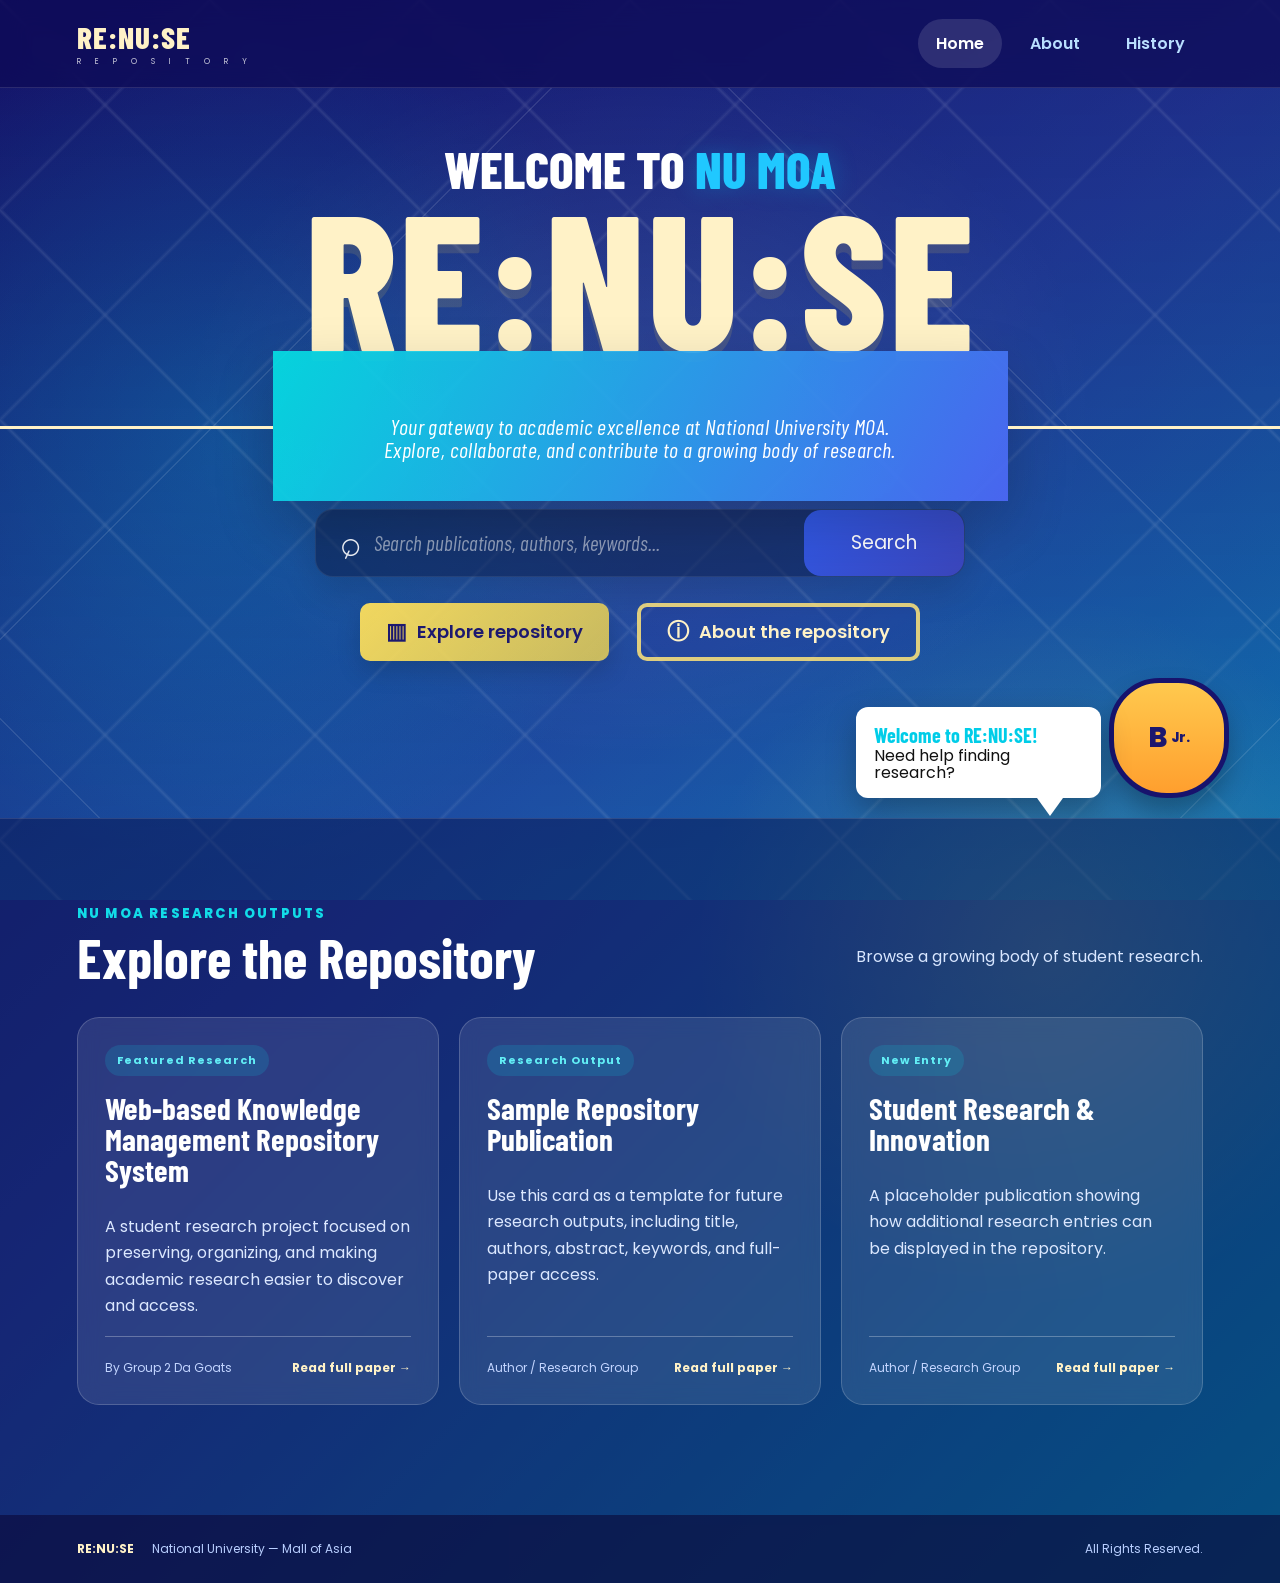
<file: index.html>
<!DOCTYPE html>
<html lang="en">
<head>
  <meta charset="UTF-8" />
  <meta name="viewport" content="width=device-width, initial-scale=1.0" />
  <title>RE:NU:SE | NU MOA Repository</title>
  <link rel="preconnect" href="https://fonts.googleapis.com">
  <link rel="preconnect" href="https://fonts.gstatic.com" crossorigin>
  <link href="https://fonts.googleapis.com/css2?family=Barlow+Condensed:ital,wght@0,400;0,600;0,700;0,800;1,400&family=Poppins:wght@400;500;600;700;800&display=swap" rel="stylesheet">
  <link rel="stylesheet" href="styles.css" />
</head>
<body>
  <div class="site-bg"></div>

  <header class="topbar">
    <a class="brand" href="index.html">
      <span class="brand-main">RE:NU:SE</span>
      <span class="brand-sub">R E P O S I T O R Y</span>
    </a>
    <nav>
      <a class="nav-link active" href="index.html">Home</a>
      <a class="nav-link" href="about.html">About</a>
      <a class="nav-link" href="history.html">History</a>
    </nav>
  </header>

  <main class="home-page">
    <section class="hero">
      <p class="welcome">WELCOME TO <span>NU MOA</span></p>
      <h1>RE:NU:SE</h1>
      <div class="hero-panel">
        <div class="gold-line"></div>
        <p>Your gateway to academic excellence at National University MOA.<br>
          Explore, collaborate, and contribute to a growing body of research.</p>
      </div>

      <form class="search-box" id="searchForm">
        <span class="search-icon">⌕</span>
        <input id="searchInput" type="search" placeholder="Search publications, authors, keywords..." aria-label="Search repository">
        <button type="submit">Search</button>
      </form>

      <div class="hero-actions">
        <a class="btn btn-solid" href="#repository" id="exploreBtn">
          <span class="btn-icon">▥</span> Explore repository
        </a>
        <a class="btn btn-outline" href="about.html">
          <span class="btn-icon">ⓘ</span> About the repository
        </a>
      </div>

      <div class="assistant">
        <div class="assistant-bubble">
          <strong>Welcome to RE:NU:SE!</strong>
          <span>Need help finding research?</span>
        </div>
        <div class="assistant-avatar">B<span>Jr.</span></div>
      </div>
    </section>

    <section class="repository-section" id="repository">
      <div class="section-heading">
        <div>
          <p class="eyebrow">NU MOA RESEARCH OUTPUTS</p>
          <h2>Explore the Repository</h2>
        </div>
        <p id="resultMessage">Browse a growing body of student research.</p>
      </div>

      <div class="research-grid" id="researchGrid">
        <article class="research-card" data-search="web based knowledge management repository system research">
          <span class="research-tag">Featured Research</span>
          <h3>Web-based Knowledge Management Repository System</h3>
          <p>A student research project focused on preserving, organizing, and making academic research easier to discover and access.</p>
          <div class="card-footer">
            <span>By Group 2 Da Goats</span>
            <a href="#" class="read-link" data-title="Web-based Knowledge Management Repository System">Read full paper →</a>
          </div>
        </article>

        <article class="research-card" data-search="research output template">
          <span class="research-tag">Research Output</span>
          <h3>Sample Repository Publication</h3>
          <p>Use this card as a template for future research outputs, including title, authors, abstract, keywords, and full-paper access.</p>
          <div class="card-footer">
            <span>Author / Research Group</span>
            <a href="#" class="read-link" data-title="Sample Repository Publication">Read full paper →</a>
          </div>
        </article>

        <article class="research-card" data-search="student research innovation academic">
          <span class="research-tag">New Entry</span>
          <h3>Student Research & Innovation</h3>
          <p>A placeholder publication showing how additional research entries can be displayed in the repository.</p>
          <div class="card-footer">
            <span>Author / Research Group</span>
            <a href="#" class="read-link" data-title="Student Research & Innovation">Read full paper →</a>
          </div>
        </article>
      </div>
    </section>
  </main>

  <footer>
    <div>
      <strong>RE:NU:SE</strong>
      <span>National University — Mall of Asia</span>
    </div>
    <span>All Rights Reserved.</span>
  </footer>

  <div class="modal" id="paperModal" aria-hidden="true">
    <div class="modal-card">
      <button class="modal-close" id="modalClose">×</button>
      <p class="eyebrow">FULL PAPER</p>
      <h2 id="modalTitle">Research Paper</h2>
      <p>This is a placeholder viewer. Replace this section with the URL or PDF file for the corresponding repository paper.</p>
      <a class="btn btn-solid" href="#" id="paperLink">Open full paper</a>
    </div>
  </div>

  <script src="script.js"></script>
</body>
</html>
</file>
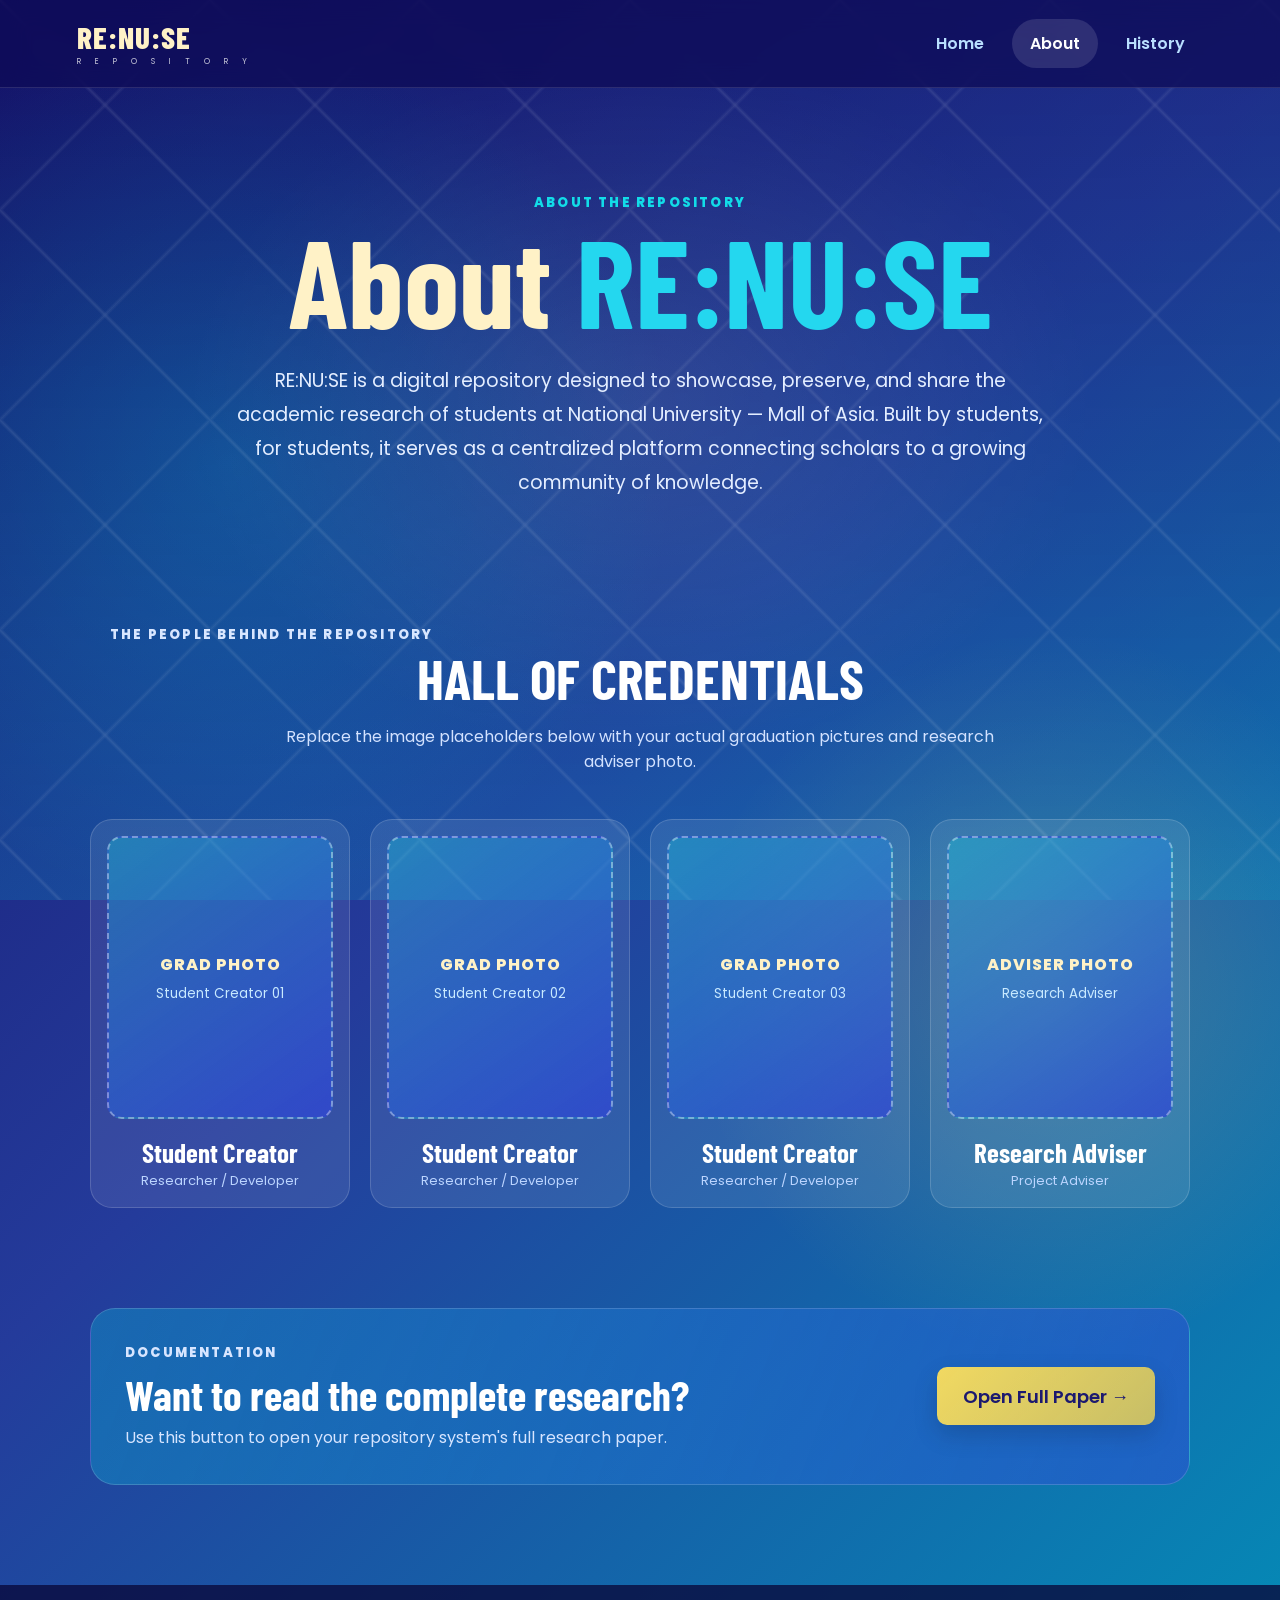
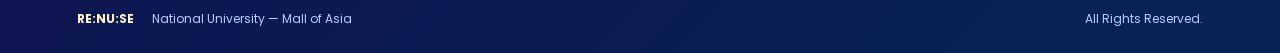
<file: about.html>
<!DOCTYPE html>
<html lang="en">
<head>
  <meta charset="UTF-8" />
  <meta name="viewport" content="width=device-width, initial-scale=1.0" />
  <title>About | RE:NU:SE</title>
  <link rel="preconnect" href="https://fonts.googleapis.com">
  <link rel="preconnect" href="https://fonts.gstatic.com" crossorigin>
  <link href="https://fonts.googleapis.com/css2?family=Barlow+Condensed:ital,wght@0,400;0,600;0,700;0,800;1,400&family=Poppins:wght@400;500;600;700;800&display=swap" rel="stylesheet">
  <link rel="stylesheet" href="styles.css" />
</head>
<body>
  <div class="site-bg"></div>
  <header class="topbar">
    <a class="brand" href="index.html">
      <span class="brand-main">RE:NU:SE</span>
      <span class="brand-sub">R E P O S I T O R Y</span>
    </a>
    <nav>
      <a class="nav-link" href="index.html">Home</a>
      <a class="nav-link active" href="about.html">About</a>
      <a class="nav-link" href="history.html">History</a>
    </nav>
  </header>

  <main class="inner-page">
    <section class="page-hero">
      <p class="eyebrow">ABOUT THE REPOSITORY</p>
      <h1>About <span>RE:NU:SE</span></h1>
      <p class="lead">
        RE:NU:SE is a digital repository designed to showcase, preserve, and share
        the academic research of students at National University — Mall of Asia.
        Built by students, for students, it serves as a centralized platform
        connecting scholars to a growing community of knowledge.
      </p>
    </section>

    <section class="credentials-section">
      <div class="section-heading centered">
        <p class="eyebrow">THE PEOPLE BEHIND THE REPOSITORY</p>
        <h2>HALL OF CREDENTIALS</h2>
        <p>Replace the image placeholders below with your actual graduation pictures and research adviser photo.</p>
      </div>

      <div class="credential-grid">
        <article class="credential-card">
          <div class="photo-placeholder">
            <span>GRAD PHOTO</span>
            <small>Student Creator 01</small>
          </div>
          <h3>Student Creator</h3>
          <p>Researcher / Developer</p>
        </article>

        <article class="credential-card">
          <div class="photo-placeholder">
            <span>GRAD PHOTO</span>
            <small>Student Creator 02</small>
          </div>
          <h3>Student Creator</h3>
          <p>Researcher / Developer</p>
        </article>

        <article class="credential-card">
          <div class="photo-placeholder">
            <span>GRAD PHOTO</span>
            <small>Student Creator 03</small>
          </div>
          <h3>Student Creator</h3>
          <p>Researcher / Developer</p>
        </article>

        <article class="credential-card adviser">
          <div class="photo-placeholder">
            <span>ADVISER PHOTO</span>
            <small>Research Adviser</small>
          </div>
          <h3>Research Adviser</h3>
          <p>Project Adviser</p>
        </article>
      </div>
    </section>

    <section class="paper-cta">
      <div>
        <p class="eyebrow">DOCUMENTATION</p>
        <h2>Want to read the complete research?</h2>
        <p>Use this button to open your repository system's full research paper.</p>
      </div>
      <a class="btn btn-solid" href="#" id="fullPaperBtn">Open Full Paper →</a>
    </section>
  </main>

  <footer>
    <div>
      <strong>RE:NU:SE</strong>
      <span>National University — Mall of Asia</span>
    </div>
    <span>All Rights Reserved.</span>
  </footer>

  <script src="script.js"></script>
</body>
</html>
</file>
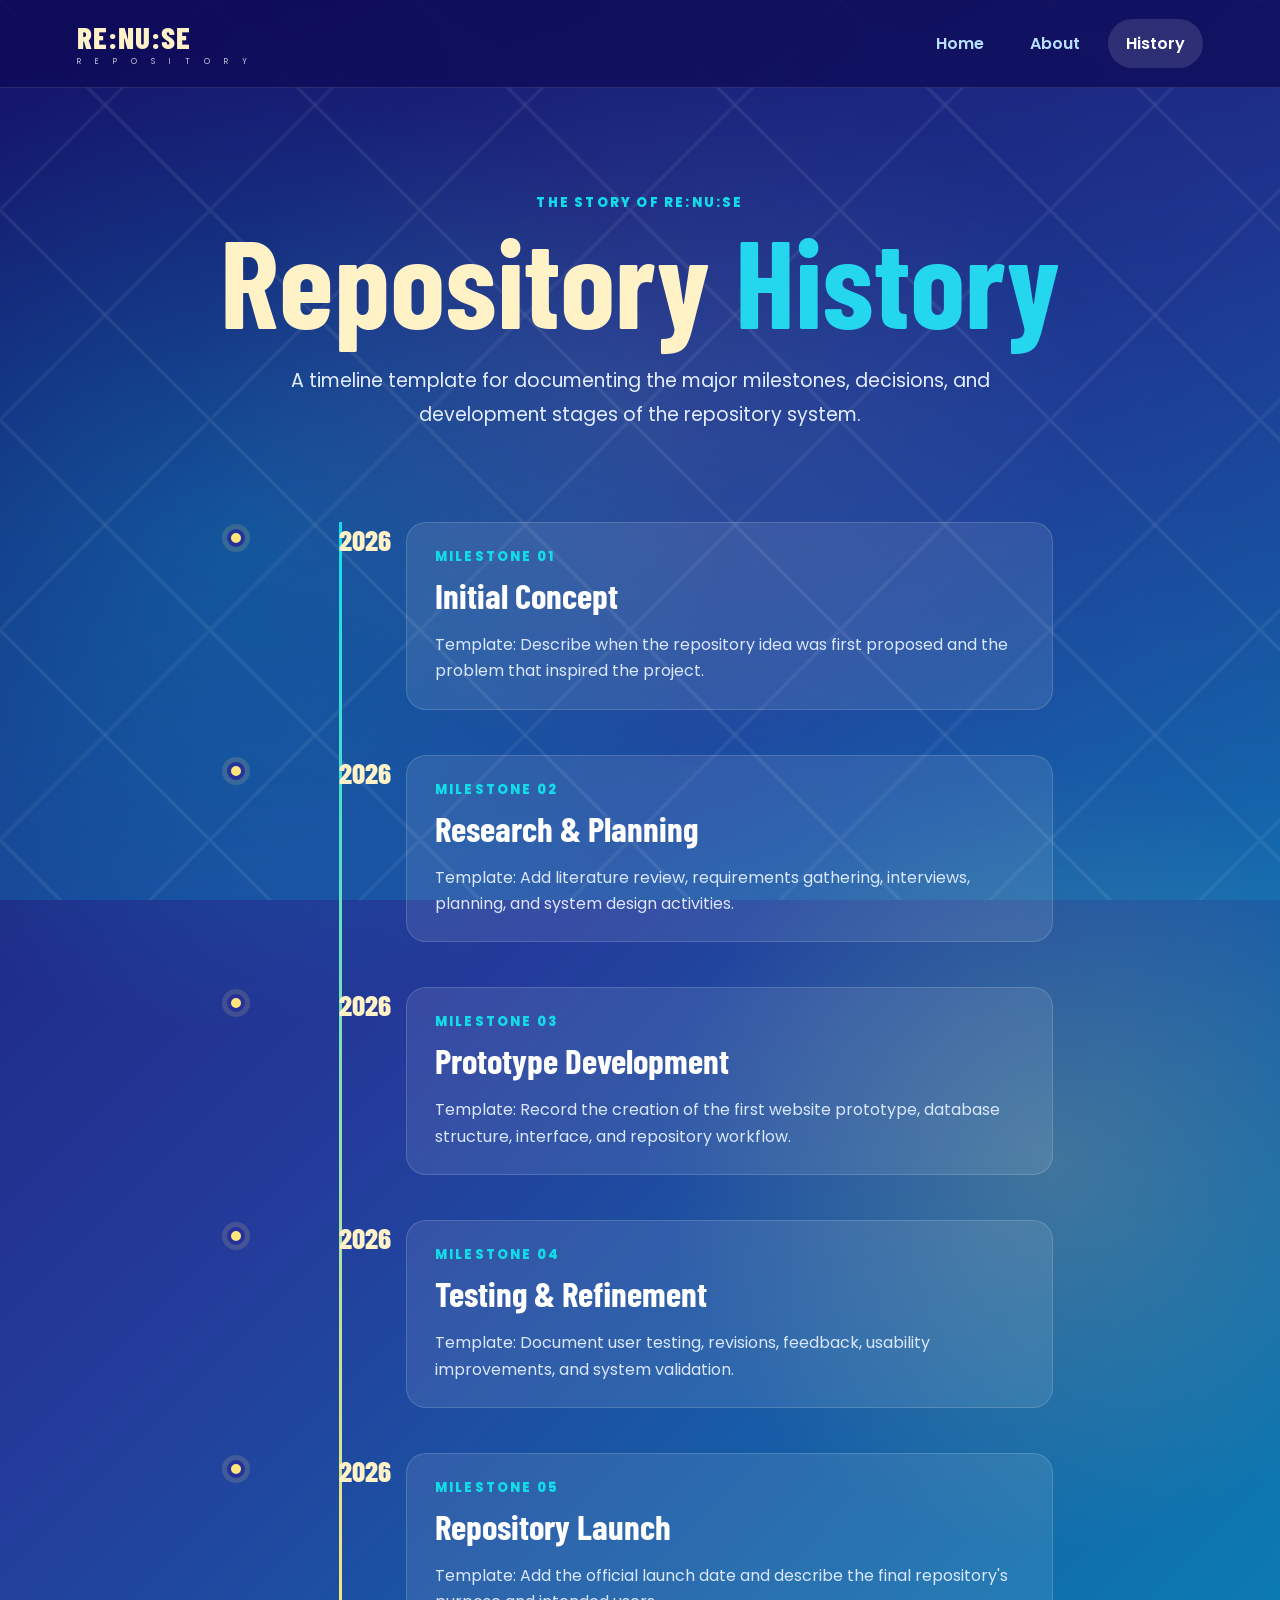
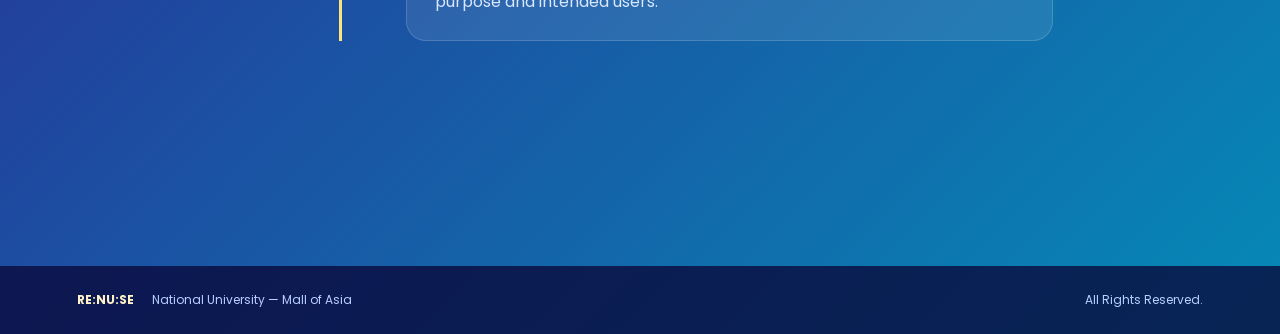
<file: history.html>
<!DOCTYPE html>
<html lang="en">
<head>
  <meta charset="UTF-8" />
  <meta name="viewport" content="width=device-width, initial-scale=1.0" />
  <title>History | RE:NU:SE</title>
  <link rel="preconnect" href="https://fonts.googleapis.com">
  <link rel="preconnect" href="https://fonts.gstatic.com" crossorigin>
  <link href="https://fonts.googleapis.com/css2?family=Barlow+Condensed:ital,wght@0,400;0,600;0,700;0,800;1,400&family=Poppins:wght@400;500;600;700;800&display=swap" rel="stylesheet">
  <link rel="stylesheet" href="styles.css" />
</head>
<body>
  <div class="site-bg"></div>
  <header class="topbar">
    <a class="brand" href="index.html">
      <span class="brand-main">RE:NU:SE</span>
      <span class="brand-sub">R E P O S I T O R Y</span>
    </a>
    <nav>
      <a class="nav-link" href="index.html">Home</a>
      <a class="nav-link" href="about.html">About</a>
      <a class="nav-link active" href="history.html">History</a>
    </nav>
  </header>

  <main class="inner-page">
    <section class="page-hero history-hero">
      <p class="eyebrow">THE STORY OF RE:NU:SE</p>
      <h1>Repository <span>History</span></h1>
      <p class="lead">A timeline template for documenting the major milestones, decisions, and development stages of the repository system.</p>
    </section>

    <section class="timeline-section">
      <div class="timeline">
        <article class="timeline-item">
          <div class="timeline-dot"></div>
          <div class="timeline-year">2026</div>
          <div class="timeline-card">
            <p class="eyebrow">MILESTONE 01</p>
            <h2>Initial Concept</h2>
            <p>Template: Describe when the repository idea was first proposed and the problem that inspired the project.</p>
          </div>
        </article>

        <article class="timeline-item">
          <div class="timeline-dot"></div>
          <div class="timeline-year">2026</div>
          <div class="timeline-card">
            <p class="eyebrow">MILESTONE 02</p>
            <h2>Research & Planning</h2>
            <p>Template: Add literature review, requirements gathering, interviews, planning, and system design activities.</p>
          </div>
        </article>

        <article class="timeline-item">
          <div class="timeline-dot"></div>
          <div class="timeline-year">2026</div>
          <div class="timeline-card">
            <p class="eyebrow">MILESTONE 03</p>
            <h2>Prototype Development</h2>
            <p>Template: Record the creation of the first website prototype, database structure, interface, and repository workflow.</p>
          </div>
        </article>

        <article class="timeline-item">
          <div class="timeline-dot"></div>
          <div class="timeline-year">2026</div>
          <div class="timeline-card">
            <p class="eyebrow">MILESTONE 04</p>
            <h2>Testing & Refinement</h2>
            <p>Template: Document user testing, revisions, feedback, usability improvements, and system validation.</p>
          </div>
        </article>

        <article class="timeline-item">
          <div class="timeline-dot"></div>
          <div class="timeline-year">2026</div>
          <div class="timeline-card">
            <p class="eyebrow">MILESTONE 05</p>
            <h2>Repository Launch</h2>
            <p>Template: Add the official launch date and describe the final repository's purpose and intended users.</p>
          </div>
        </article>
      </div>
    </section>
  </main>

  <footer>
    <div>
      <strong>RE:NU:SE</strong>
      <span>National University — Mall of Asia</span>
    </div>
    <span>All Rights Reserved.</span>
  </footer>

  <script src="script.js"></script>
</body>
</html>
</file>
<file: styles.css>
:root{
  --navy:#17136d;
  --deep:#25218a;
  --blue:#3158e8;
  --cyan:#12dce8;
  --cyan2:#00bfe8;
  --gold:#ffe57a;
  --cream:#fff2c7;
  --ink:#14133f;
  --white:#ffffff;
  --glass:rgba(8,20,72,.48);
  --line:rgba(255,255,255,.28);
}

*{box-sizing:border-box}
html{scroll-behavior:smooth}
body{
  margin:0;
  color:var(--white);
  background:
    radial-gradient(circle at 18% 28%, rgba(0,220,238,.25), transparent 28%),
    radial-gradient(circle at 82% 60%, rgba(255,226,110,.18), transparent 25%),
    linear-gradient(135deg,#151269 0%,#243b9b 46%,#058ab6 100%);
  font-family:Poppins,Arial,sans-serif;
  min-height:100vh;
}
body::before{
  content:"";
  position:fixed;
  inset:0;
  z-index:-2;
  opacity:.17;
  background-image:
    linear-gradient(45deg, transparent 49%, rgba(255,255,255,.55) 50%, transparent 51%),
    linear-gradient(-45deg, transparent 49%, rgba(255,255,255,.45) 50%, transparent 51%);
  background-size:210px 210px;
}
.site-bg{
  position:fixed;
  inset:0;
  z-index:-3;
  background:
    linear-gradient(180deg,rgba(20,16,100,.35),rgba(0,188,219,.18)),
    radial-gradient(ellipse at 50% 45%,rgba(255,255,255,.12),transparent 50%);
  pointer-events:none;
}

a{text-decoration:none;color:inherit}
button,input{font:inherit}

.topbar{
  height:88px;
  padding:0 6vw;
  display:flex;
  align-items:center;
  justify-content:space-between;
  background:rgba(13,11,85,.72);
  border-bottom:1px solid rgba(255,255,255,.12);
  backdrop-filter:blur(14px);
  position:sticky;
  top:0;
  z-index:20;
}
.brand{display:flex;flex-direction:column;line-height:1}
.brand-main{
  font-family:"Barlow Condensed",sans-serif;
  font-size:31px;
  font-weight:800;
  letter-spacing:1px;
  color:var(--cream);
}
.brand-sub{
  margin-top:6px;
  font-size:8px;
  letter-spacing:6px;
  opacity:.75;
}
nav{display:flex;gap:10px}
.nav-link{
  padding:12px 18px;
  border-radius:999px;
  color:#b9dfff;
  font-weight:600;
  transition:.25s ease;
}
.nav-link:hover,.nav-link.active{
  background:rgba(255,255,255,.12);
  color:white;
}

.home-page{min-height:calc(100vh - 88px)}
.hero{
  min-height:730px;
  padding:50px 6vw 85px;
  display:flex;
  flex-direction:column;
  align-items:center;
  text-align:center;
  position:relative;
  overflow:hidden;
}
.hero::after{
  content:"";
  position:absolute;
  width:75vw;
  height:75vw;
  max-width:1000px;
  max-height:1000px;
  border:1px solid rgba(255,255,255,.15);
  transform:rotate(45deg);
  top:110px;
  z-index:-1;
}
.welcome{
  margin:0;
  font-family:"Barlow Condensed",sans-serif;
  font-size:clamp(28px,4vw,55px);
  font-weight:800;
}
.welcome span{
  color:#20c8ff;
  text-shadow:0 0 24px rgba(0,210,255,.25);
}
.hero h1{
  margin:0 0 -12px;
  font-family:"Barlow Condensed",sans-serif;
  font-size:clamp(100px,15vw,205px);
  line-height:.8;
  font-weight:800;
  letter-spacing:2px;
  color:var(--cream);
  text-shadow:0 9px 0 rgba(255,215,78,.13);
}
.hero-panel{
  width:min(735px,92vw);
  min-height:150px;
  padding:55px 35px 30px;
  margin-top:10px;
  position:relative;
  display:flex;
  align-items:center;
  justify-content:center;
  background:linear-gradient(120deg,rgba(4,226,228,.9),rgba(76,103,244,.94));
  box-shadow:0 24px 60px rgba(0,0,0,.2);
}
.hero-panel::before,.hero-panel::after{
  content:"";
  position:absolute;
  top:50%;
  width:31vw;
  height:3px;
  background:var(--cream);
}
.hero-panel::before{right:100%}
.hero-panel::after{left:100%}
.hero-panel p{
  margin:0;
  font-family:"Barlow Condensed",sans-serif;
  font-style:italic;
  font-size:22px;
  line-height:1.05;
  letter-spacing:.4px;
}
.search-box{
  margin-top:8px;
  width:min(650px,92vw);
  height:68px;
  display:flex;
  align-items:center;
  padding:0 0 0 22px;
  background:rgba(13,31,78,.56);
  border:1px solid rgba(255,255,255,.08);
  border-radius:18px;
  box-shadow:0 15px 35px rgba(0,0,0,.12);
}
.search-icon{font-size:37px;transform:rotate(-20deg);opacity:.9}
.search-box input{
  min-width:0;
  flex:1;
  height:100%;
  padding:0 14px;
  border:0;
  outline:0;
  color:white;
  background:transparent;
  font-family:"Barlow Condensed",sans-serif;
  font-style:italic;
  font-size:21px;
}
.search-box input::placeholder{color:rgba(255,255,255,.53)}
.search-box button{
  height:100%;
  width:160px;
  border:0;
  border-radius:17px;
  background:linear-gradient(135deg,#3159e7,#3b46bc);
  color:white;
  cursor:pointer;
  font-size:19px;
  transition:.2s;
}
.search-box button:hover{transform:translateY(-2px)}

.hero-actions{display:flex;gap:28px;margin-top:26px;flex-wrap:wrap;justify-content:center}
.btn{
  display:inline-flex;
  align-items:center;
  justify-content:center;
  gap:10px;
  min-height:58px;
  padding:0 26px;
  border-radius:10px;
  font-weight:600;
  font-size:18px;
  transition:.22s ease;
}
.btn:hover{transform:translateY(-3px);filter:brightness(1.05)}
.btn-solid{background:linear-gradient(135deg,rgba(255,224,91,.94),rgba(236,210,82,.82));color:#1c196f;box-shadow:0 10px 25px rgba(0,0,0,.15)}
.btn-outline{border:4px solid rgba(255,229,122,.85);color:var(--cream);background:rgba(35,47,150,.22)}
.btn-icon{font-size:22px}

.assistant{
  position:absolute;
  right:4vw;
  bottom:20px;
  display:flex;
  align-items:end;
  gap:8px;
}
.assistant-bubble{
  width:245px;
  padding:16px 18px;
  text-align:left;
  color:#111;
  background:white;
  border-radius:12px;
  box-shadow:0 12px 30px rgba(0,0,0,.25);
  position:relative;
}
.assistant-bubble::after{
  content:"";
  position:absolute;
  right:38px;
  bottom:-18px;
  border-width:18px 13px 0;
  border-style:solid;
  border-color:white transparent transparent;
}
.assistant-bubble strong{display:block;color:#00cde8;font-family:"Barlow Condensed";font-size:20px}
.assistant-bubble span{display:block;font-size:16px;line-height:1.1}
.assistant-avatar{
  width:120px;
  height:120px;
  border-radius:42% 42% 48% 48%;
  background:linear-gradient(#ffc94e,#ff9f2e);
  border:5px solid #17136d;
  color:#1c176e;
  display:flex;
  justify-content:center;
  align-items:center;
  font-weight:800;
  font-size:28px;
  box-shadow:0 14px 24px rgba(0,0,0,.25);
}
.assistant-avatar span{font-size:13px;margin-left:4px}

.repository-section{
  padding:85px 6vw 110px;
  background:rgba(7,17,75,.48);
  border-top:1px solid rgba(255,255,255,.12);
}
.section-heading{
  max-width:1150px;
  margin:0 auto 32px;
  display:flex;
  justify-content:space-between;
  gap:30px;
  align-items:end;
}
.section-heading h2,.credentials-section h2{
  margin:5px 0 0;
  font-family:"Barlow Condensed";
  font-size:56px;
  line-height:1;
}
.section-heading>p{max-width:390px;color:#d8e6ff}
.eyebrow{
  margin:0;
  color:var(--cyan);
  font-size:13px;
  font-weight:800;
  letter-spacing:2.2px;
}
.research-grid{
  max-width:1150px;
  margin:auto;
  display:grid;
  grid-template-columns:repeat(3,1fr);
  gap:20px;
}
.research-card{
  padding:27px;
  min-height:330px;
  display:flex;
  flex-direction:column;
  background:rgba(255,255,255,.1);
  border:1px solid rgba(255,255,255,.18);
  border-radius:22px;
  backdrop-filter:blur(10px);
  transition:.25s;
}
.research-card:hover{transform:translateY(-6px);background:rgba(255,255,255,.14)}
.research-card h3{font-family:"Barlow Condensed";font-size:31px;line-height:1;margin:16px 0 13px}
.research-card p{color:#dce8ff;line-height:1.65}
.research-tag{
  width:max-content;
  padding:7px 12px;
  border-radius:99px;
  background:rgba(0,221,232,.15);
  color:#62eff6;
  font-size:11px;
  font-weight:700;
  letter-spacing:1px;
}
.card-footer{margin-top:auto;padding-top:22px;border-top:1px solid var(--line);display:flex;justify-content:space-between;gap:12px;align-items:center;font-size:12px;color:#c3d5ff}
.read-link{color:var(--cream);font-weight:700}
.hidden{display:none!important}

.inner-page{padding-bottom:100px}
.page-hero{
  max-width:1100px;
  margin:0 auto;
  padding:105px 6vw 80px;
  text-align:center;
}
.page-hero h1{
  font-family:"Barlow Condensed";
  font-size:clamp(70px,10vw,125px);
  line-height:.9;
  margin:10px 0 28px;
  color:var(--cream);
}
.page-hero h1 span{color:#24d7ef}
.lead{max-width:820px;margin:auto;font-size:19px;line-height:1.8;color:#e3edff}

.credentials-section{padding:45px 6vw 80px}
.centered{text-align:center;display:block}
.centered>p:last-child{max-width:720px;margin:18px auto;color:#d3e2ff}
.credential-grid{
  max-width:1100px;
  margin:45px auto 0;
  display:grid;
  grid-template-columns:repeat(4,1fr);
  gap:20px;
}
.credential-card{
  padding:16px;
  border-radius:22px;
  background:rgba(255,255,255,.09);
  border:1px solid rgba(255,255,255,.16);
  text-align:center;
}
.photo-placeholder{
  aspect-ratio:4/5;
  border-radius:15px;
  display:flex;
  flex-direction:column;
  justify-content:center;
  align-items:center;
  background:linear-gradient(145deg,rgba(16,217,229,.3),rgba(48,70,212,.75));
  border:2px dashed rgba(255,255,255,.38);
  color:var(--cream);
}
.photo-placeholder span{font-weight:800;letter-spacing:1px}
.photo-placeholder small{margin-top:7px;color:#c9eaff}
.credential-card h3{margin:17px 0 3px;font-family:"Barlow Condensed";font-size:27px}
.credential-card p{margin:0;color:#bcd5ff;font-size:13px}
.paper-cta{
  max-width:1100px;
  margin:20px auto 0;
  padding:34px;
  display:flex;
  justify-content:space-between;
  align-items:center;
  gap:30px;
  background:linear-gradient(110deg,rgba(0,216,230,.27),rgba(55,67,220,.45));
  border:1px solid rgba(255,255,255,.16);
  border-radius:25px;
}
.paper-cta h2{font-family:"Barlow Condensed";font-size:42px;margin:6px 0}
.paper-cta p{color:#d7e5ff;margin:0}

.timeline-section{max-width:980px;margin:auto;padding:10px 6vw 80px}
.timeline{position:relative}
.timeline::before{
  content:"";
  position:absolute;
  left:112px;
  top:0;
  bottom:0;
  width:3px;
  background:linear-gradient(var(--cyan),var(--gold));
}
.timeline-item{
  position:relative;
  display:grid;
  grid-template-columns:90px 45px 1fr;
  gap:22px;
  align-items:start;
  margin-bottom:45px;
}
.timeline-year{
  font-family:"Barlow Condensed";
  font-size:29px;
  font-weight:800;
  color:var(--cream);
  text-align:right;
}
.timeline-dot{
  width:18px;
  height:18px;
  margin-top:7px;
  border-radius:50%;
  background:var(--gold);
  border:4px solid #27319c;
  box-shadow:0 0 0 5px rgba(255,229,122,.15);
  z-index:2;
}
.timeline-card{
  padding:24px 28px;
  border-radius:20px;
  background:rgba(255,255,255,.09);
  border:1px solid rgba(255,255,255,.15);
}
.timeline-card h2{font-family:"Barlow Condensed";font-size:35px;margin:7px 0}
.timeline-card p:last-child{color:#d9e7ff;line-height:1.65;margin-bottom:0}

footer{
  padding:25px 6vw;
  background:rgba(9,8,58,.78);
  display:flex;
  justify-content:space-between;
  gap:20px;
  color:#b9cfff;
  font-size:12px;
}
footer div{display:flex;gap:18px}
footer strong{color:var(--cream)}

.modal{
  position:fixed;
  inset:0;
  background:rgba(5,5,35,.78);
  backdrop-filter:blur(8px);
  display:none;
  align-items:center;
  justify-content:center;
  padding:20px;
  z-index:50;
}
.modal.open{display:flex}
.modal-card{
  width:min(600px,95vw);
  padding:35px;
  border-radius:25px;
  background:linear-gradient(145deg,#222184,#116fbc);
  border:1px solid rgba(255,255,255,.2);
  position:relative;
  box-shadow:0 30px 80px rgba(0,0,0,.45);
}
.modal-card h2{font-family:"Barlow Condensed";font-size:48px;margin:7px 0}
.modal-card p:not(.eyebrow){color:#dceaff;line-height:1.7}
.modal-close{
  position:absolute;
  top:12px;
  right:15px;
  border:0;
  background:transparent;
  color:white;
  font-size:34px;
  cursor:pointer;
}

@media(max-width:900px){
  .topbar{padding:0 4vw}
  .hero{padding-left:4vw;padding-right:4vw}
  .assistant{position:relative;right:auto;bottom:auto;margin-top:30px}
  .research-grid,.credential-grid{grid-template-columns:repeat(2,1fr)}
  .section-heading{display:block}
  .paper-cta{margin-left:4vw;margin-right:4vw;flex-direction:column;align-items:flex-start}
}
@media(max-width:620px){
  .topbar{height:auto;min-height:82px;flex-direction:column;gap:10px;padding:15px 4vw}
  nav{width:100%;justify-content:center}
  .nav-link{padding:8px 12px}
  .hero{padding-top:45px}
  .hero h1{font-size:90px}
  .hero-panel{padding:42px 20px 25px}
  .hero-panel p{font-size:18px}
  .hero-panel::before,.hero-panel::after{display:none}
  .search-box{height:60px}
  .search-box button{width:100px;font-size:16px}
  .hero-actions{gap:12px}
  .btn{font-size:15px;min-height:52px;padding:0 18px}
  .assistant-bubble{width:190px}
  .assistant-avatar{width:90px;height:90px}
  .research-grid,.credential-grid{grid-template-columns:1fr}
  .section-heading h2,.credentials-section h2{font-size:45px}
  .timeline::before{left:16px}
  .timeline-item{grid-template-columns:32px 1fr;gap:15px}
  .timeline-year{grid-column:2;text-align:left;grid-row:1;font-size:25px}
  .timeline-dot{grid-column:1;grid-row:1;margin-top:5px}
  .timeline-card{grid-column:2;grid-row:2}
  footer{flex-direction:column}
  footer div{flex-direction:column;gap:4px}
}
</file>
